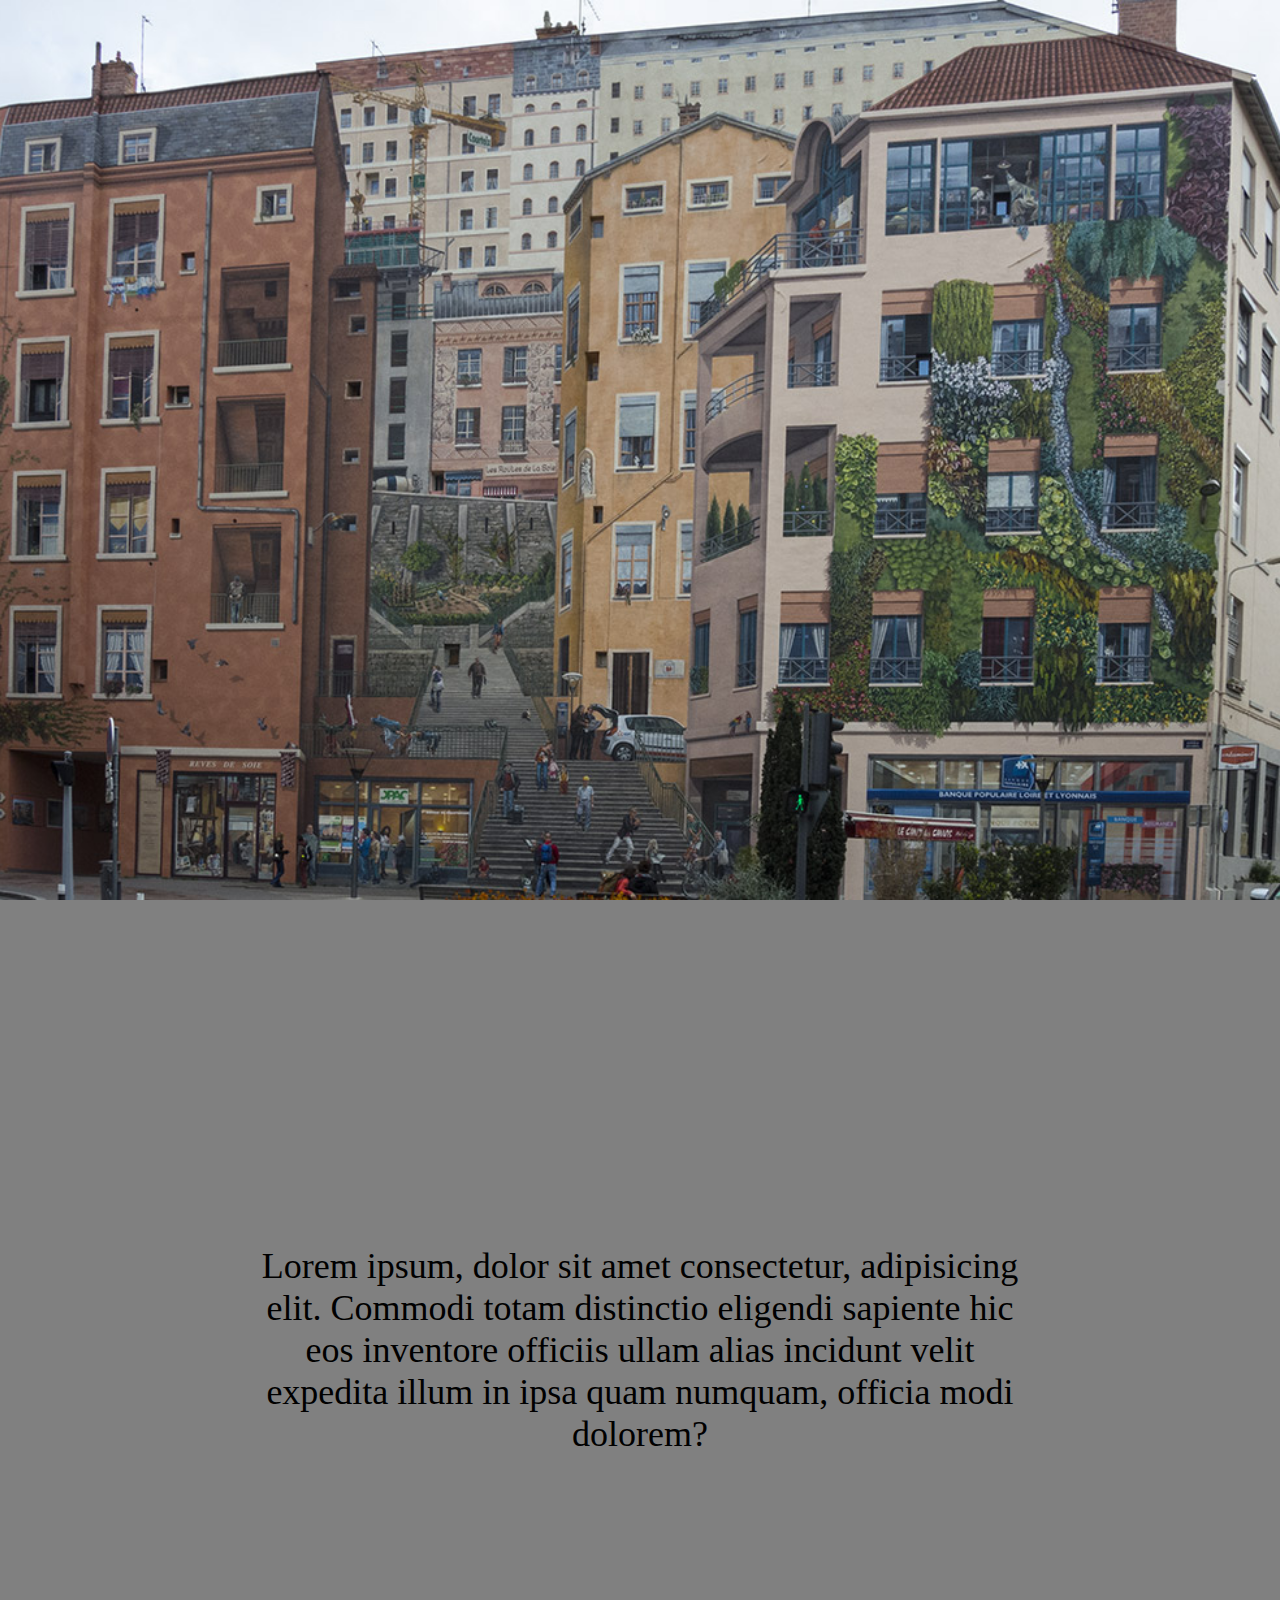
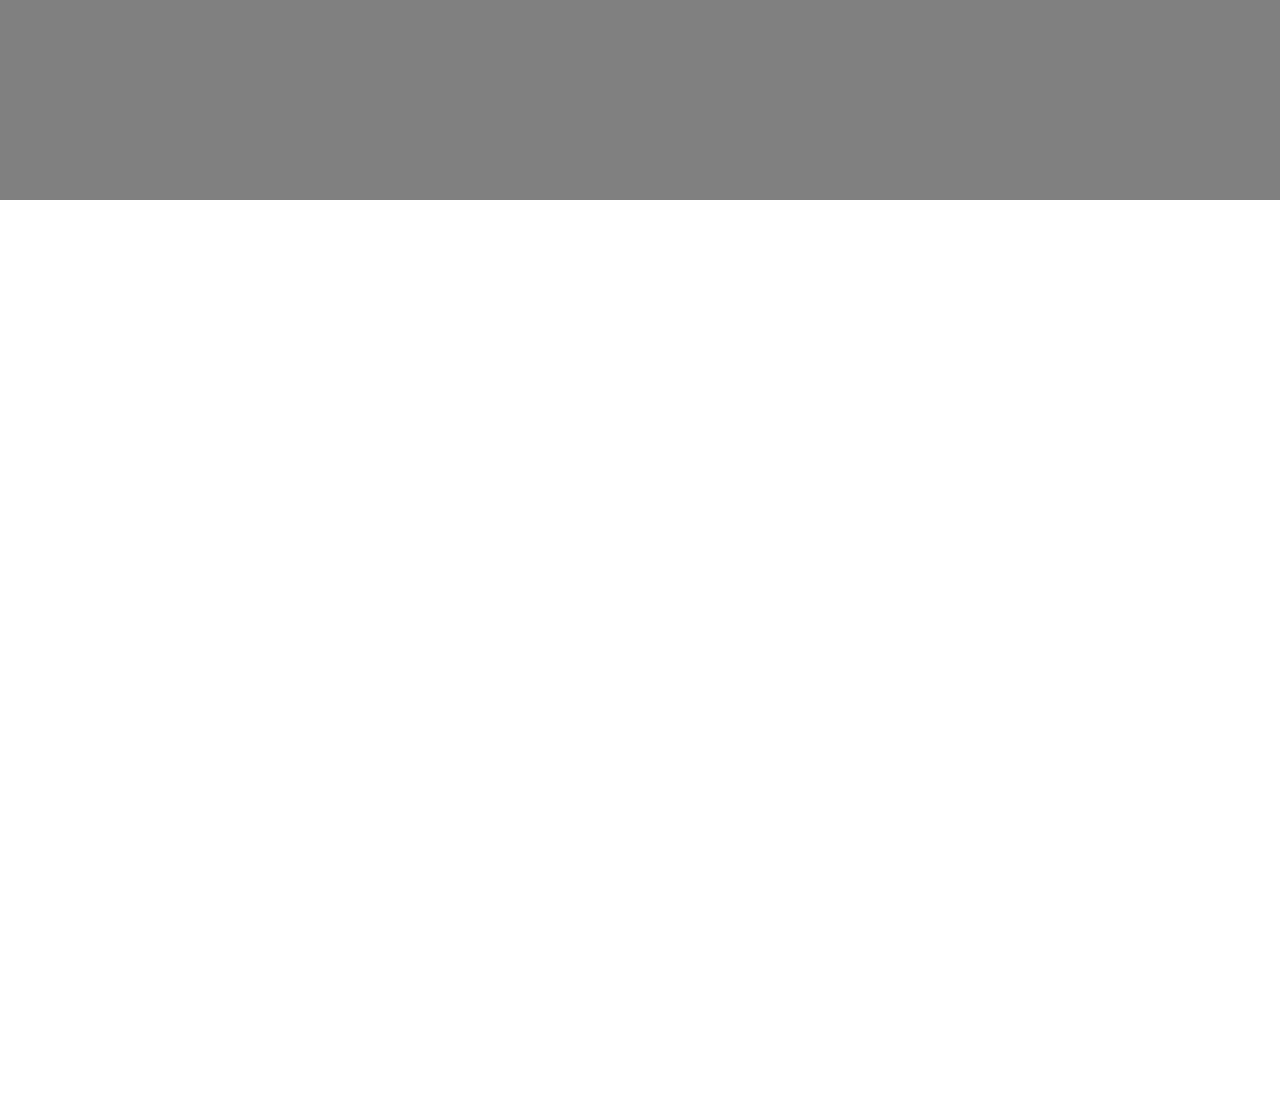
<file: index.html>
<!DOCTYPE html>
<html lang="en">
<head>
	<meta charset="UTF-8">
	<meta name="viewport" content="width=device-width, initial-scale=1.0">
	<title>Parallaxe simple</title>
	<link rel="stylesheet" href="styles.css">
</head>
<body>
	
	<div class="parallax-effect"></div>
    <div class="contenu">
      <p>Lorem ipsum, dolor sit amet consectetur, adipisicing elit. Commodi totam distinctio eligendi sapiente hic eos inventore officiis ullam alias incidunt velit expedita illum in ipsa quam numquam, officia modi dolorem?</p> 
    </div>
    <div class="section2"></div>

</body>
</html>
</file>
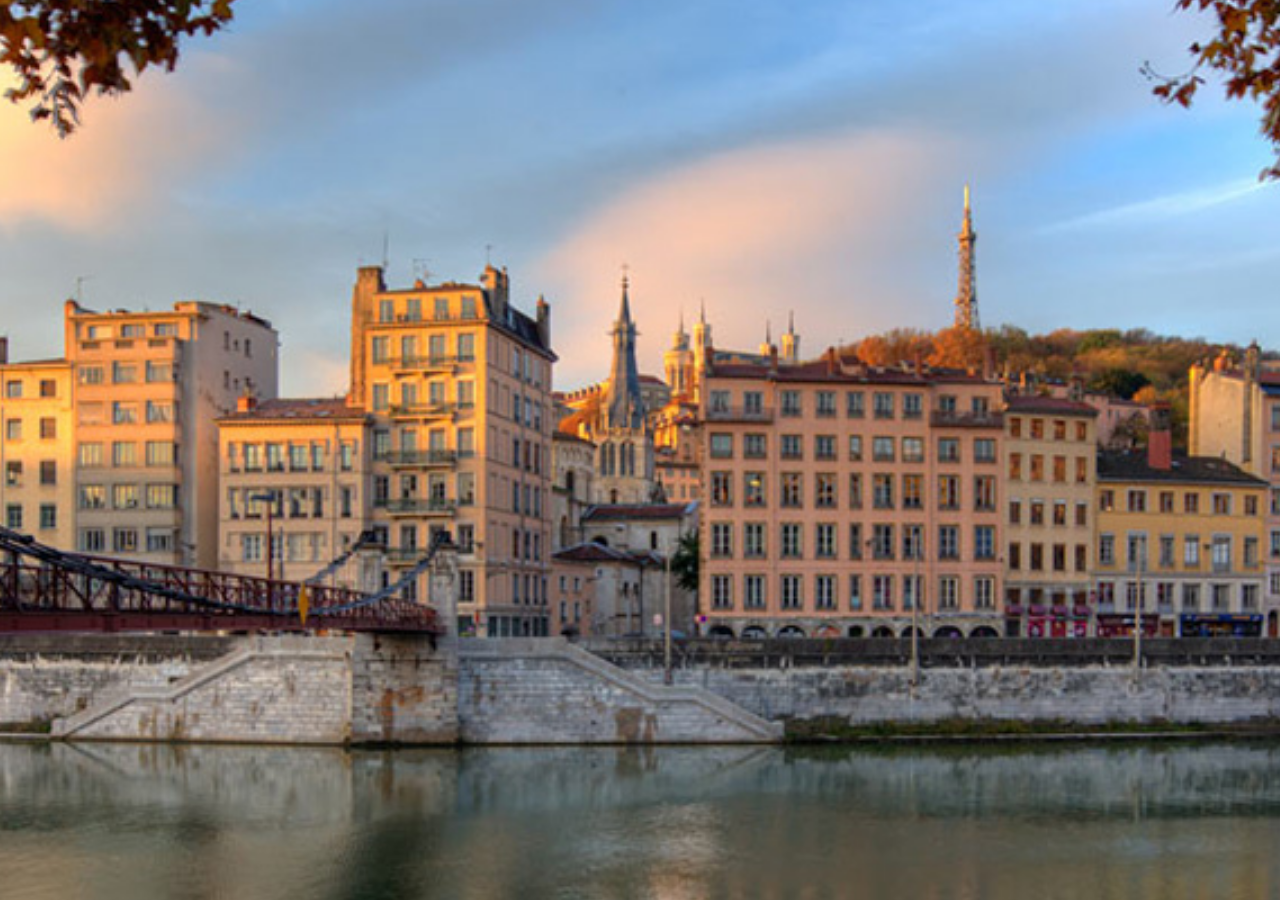
<file: test.html>
<!DOCTYPE html>
<html lang="en">
<head>
	<meta charset="UTF-8">
	<meta name="viewport" content="width=device-width, initial-scale=1.0">
	<title>Document</title>
	<style>
	body{
		margin: 0;
	}
		.main{
			height: 100vh;
			
			perspective: 20px;
			overflow-y: auto;
		}
		.elt{
			height: 100vh;
			background: yellow;
		}
		.para{
			position: relative;
			height: 100vh;
		}
		.para::after{
			content: " AAA";
			position: absolute;
			top: 0;
			left: 0;
			width: 100%;
			height: 100vh;
			/*À ce stade, le bloc remplira tout l'espace disponible. On peut aussi utiliser bottom: 0 et right: 0*/
			//bottom: 0;
			//right: 0;
			transform: translateZ(-20px) scale(2);
			z-index: -1;
		}

		.image::after{
			background: url("images/lyon.jpg");
  			background-size: cover;	
}
		.image2::after{
			background: url("images/canuts.jpg");
  			background-size: cover;	
}
	</style>
</head>
<body>
	
	<div class="main">
		<div class="para image"></div>
		<div class="elt">ici un texte 1</div>
		<div class="para image2">ici un texte</div>
	</div>
</body>
</html>
</file>
<file: styles.css>
body{
     margin: 0;
     padding: 0;
 }
 .parallax-effect {
      background-image: url("images/canuts.jpg");
      height: 100vh; 
      background-attachment: fixed;
      background-position: center;
      background-repeat: no-repeat;
      background-size: cover;
      }

.contenu{
     display: flex;
     justify-content: center;
     align-items: center;
     height: 100vh; 
     background: grey;
}
p{
      margin: 0;
      width: 60%;
      font-size:36px; 
      text-align: center; 
      }

.section2{
     height: 100vh; 
background: url("images/lyon.jpg") no-repeat center center fixed;
background-size: cover;
 
}
</file>
